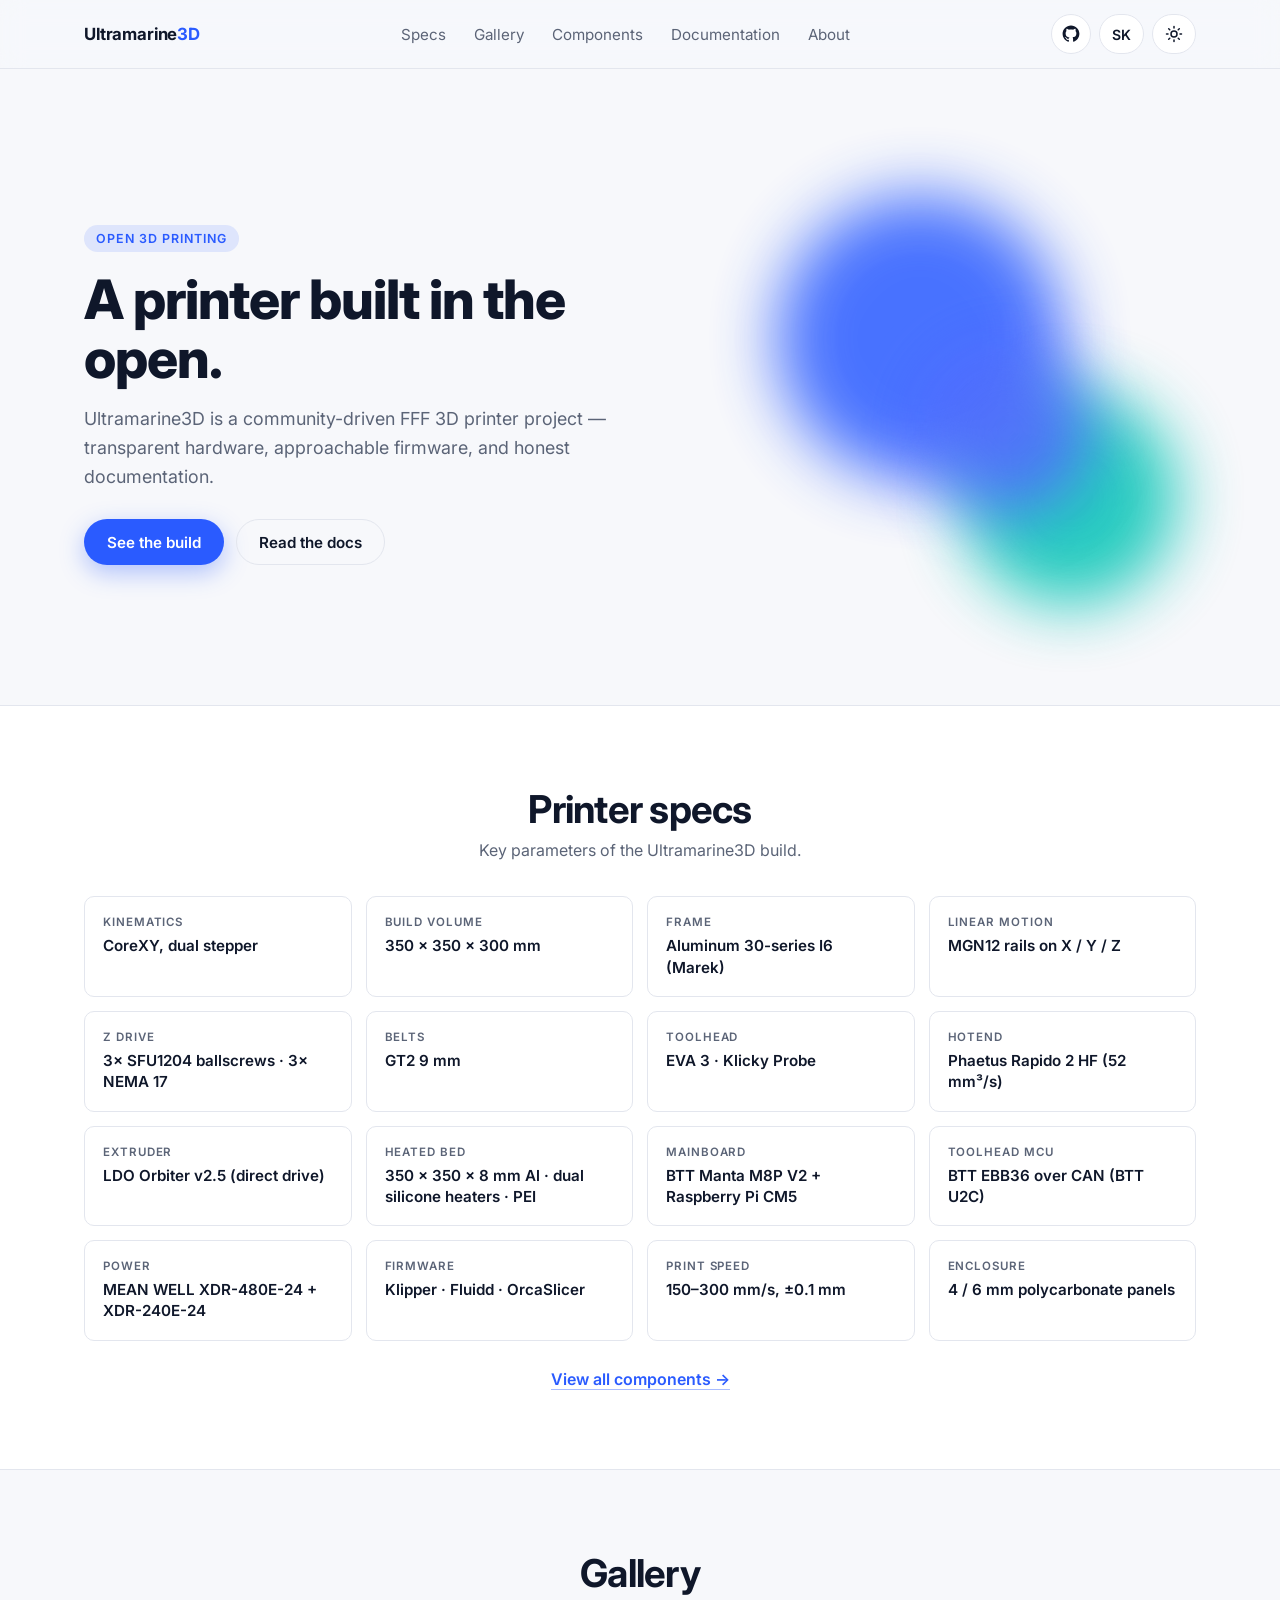
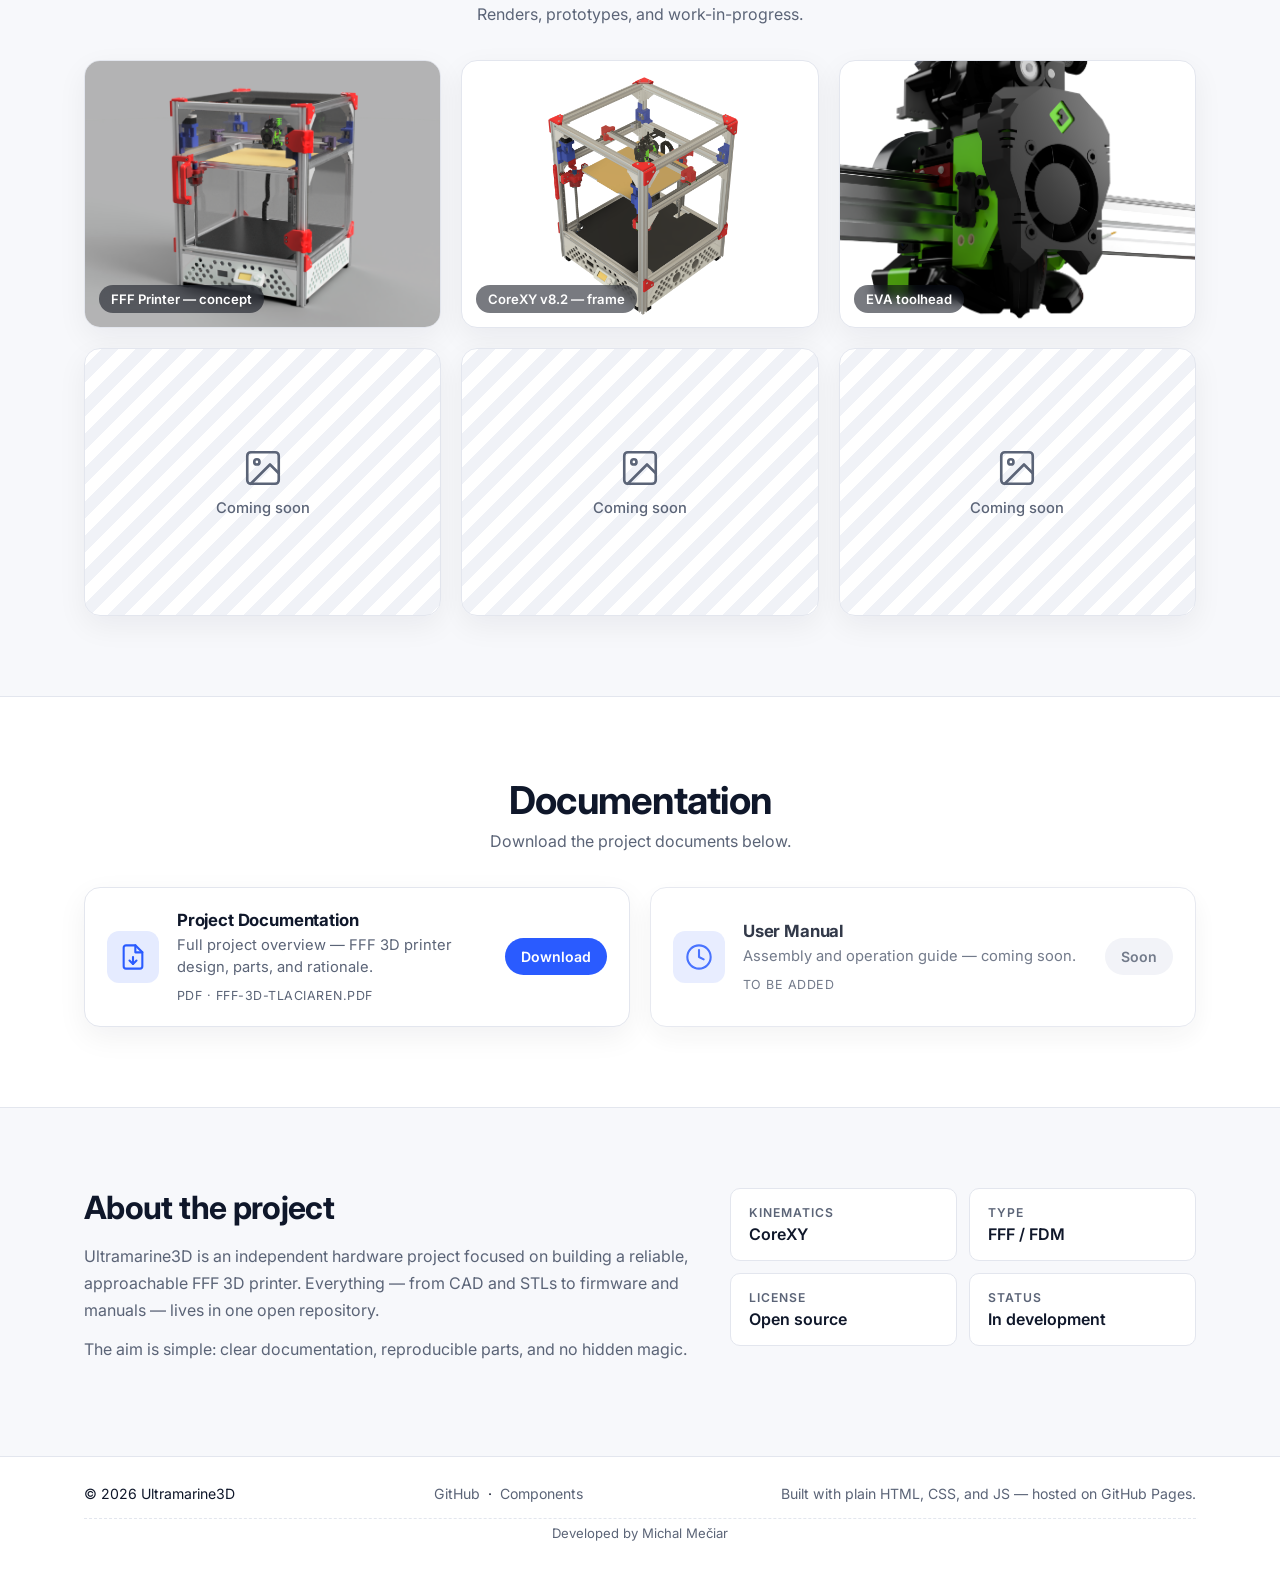
<file: index.html>
<!DOCTYPE html>
<html lang="en" data-theme="light">
<head>
  <meta charset="UTF-8" />
  <meta name="viewport" content="width=device-width, initial-scale=1.0" />
  <meta name="description" content="Ultramarine3D — Open 3D printer project" />
  <title>Ultramarine3D</title>
  <link rel="icon" type="image/jpeg" href="um3d_logo.jpg" />
  <link rel="preconnect" href="https://fonts.googleapis.com" />
  <link rel="preconnect" href="https://fonts.gstatic.com" crossorigin />
  <link href="https://fonts.googleapis.com/css2?family=Inter:wght@300;400;500;600;700;800&display=swap" rel="stylesheet" />
  <link rel="stylesheet" href="./style.css" />
</head>
<body>
  <header class="site-header">
    <div class="container header-inner">
      <a href="#" class="brand" aria-label="Ultramarine3D home">
        <span class="brand-name">Ultramarine<span class="brand-accent">3D</span></span>
      </a>
      <nav class="site-nav" aria-label="Primary">
        <a href="#specs" data-i18n="nav.specs">Specs</a>
        <a href="#gallery" data-i18n="nav.gallery">Gallery</a>
        <a href="components.html" data-i18n="nav.components">Components</a>
        <a href="#docs" data-i18n="nav.docs">Documentation</a>
        <a href="#about" data-i18n="nav.about">About</a>
      </nav>
      <div class="controls">
        <a id="github-link" class="pill-btn" href="https://github.com/Ultramarine3D/ultramarine3d.github.io" target="_blank" rel="noopener" aria-label="GitHub repository" title="GitHub repository">
          <svg width="18" height="18" viewBox="0 0 24 24" fill="currentColor" aria-hidden="true"><path d="M12 .5C5.73.5.78 5.45.78 11.72c0 4.94 3.2 9.13 7.64 10.61.56.1.77-.24.77-.54 0-.27-.01-1-.02-1.96-3.11.68-3.77-1.5-3.77-1.5-.51-1.29-1.24-1.63-1.24-1.63-1.02-.7.08-.68.08-.68 1.13.08 1.72 1.16 1.72 1.16 1 1.72 2.62 1.22 3.26.93.1-.73.39-1.22.71-1.5-2.49-.28-5.11-1.25-5.11-5.55 0-1.23.44-2.23 1.16-3.02-.12-.28-.5-1.43.11-2.97 0 0 .94-.3 3.09 1.15.9-.25 1.86-.38 2.81-.38.96 0 1.92.13 2.81.38 2.15-1.46 3.09-1.15 3.09-1.15.61 1.54.23 2.69.11 2.97.72.79 1.16 1.79 1.16 3.02 0 4.31-2.63 5.27-5.13 5.54.4.34.76 1.02.76 2.06 0 1.49-.01 2.69-.01 3.06 0 .3.2.65.78.54 4.43-1.48 7.63-5.67 7.63-10.61C23.22 5.45 18.27.5 12 .5z"/></svg>
        </a>
        <button id="lang-toggle" class="pill-btn" aria-label="Toggle language" title="Toggle language">
          <span id="lang-label">SK</span>
        </button>
        <button id="theme-toggle" class="pill-btn" aria-label="Toggle theme" title="Toggle theme">
          <svg class="icon-sun" width="18" height="18" viewBox="0 0 24 24" fill="none" stroke="currentColor" stroke-width="2" stroke-linecap="round" stroke-linejoin="round"><circle cx="12" cy="12" r="4"/><path d="M12 2v2M12 20v2M4.93 4.93l1.41 1.41M17.66 17.66l1.41 1.41M2 12h2M20 12h2M4.93 19.07l1.41-1.41M17.66 6.34l1.41-1.41"/></svg>
          <svg class="icon-moon" width="18" height="18" viewBox="0 0 24 24" fill="none" stroke="currentColor" stroke-width="2" stroke-linecap="round" stroke-linejoin="round"><path d="M21 12.79A9 9 0 1 1 11.21 3 7 7 0 0 0 21 12.79z"/></svg>
        </button>
      </div>
    </div>
  </header>

  <main>
    <section class="hero">
      <div class="container hero-inner">
        <div class="hero-copy">
          <span class="eyebrow" data-i18n="hero.eyebrow">Open 3D Printing</span>
          <h1 data-i18n="hero.title">A printer built in the open.</h1>
          <p class="lede" data-i18n="hero.lede">Ultramarine3D is a community-driven FFF 3D printer project — transparent hardware, approachable firmware, and honest documentation.</p>
          <div class="hero-actions">
            <a href="#gallery" class="btn btn-primary" data-i18n="hero.ctaGallery">See the build</a>
            <a href="#docs" class="btn btn-ghost" data-i18n="hero.ctaDocs">Read the docs</a>
          </div>
        </div>
        <div class="hero-art" aria-hidden="true">
          <div class="blob blob-a"></div>
          <div class="blob blob-b"></div>
          <div class="blob blob-c"></div>
        </div>
      </div>
    </section>

    <section id="specs" class="section section-alt">
      <div class="container">
        <header class="section-head">
          <h2 data-i18n="specs.title">Printer specs</h2>
          <p class="muted" data-i18n="specs.sub">Key parameters of the Ultramarine3D build.</p>
        </header>
        <div class="specs-grid">
          <div class="spec"><strong data-i18n="specs.kin.k">Kinematics</strong><span data-i18n="specs.kin.v">CoreXY, dual stepper</span></div>
          <div class="spec"><strong data-i18n="specs.vol.k">Build volume</strong><span data-i18n="specs.vol.v">350 × 350 × 300 mm</span></div>
          <div class="spec"><strong data-i18n="specs.frame.k">Frame</strong><span data-i18n="specs.frame.v">Aluminum 30-series I6 (Marek)</span></div>
          <div class="spec"><strong data-i18n="specs.rails.k">Linear motion</strong><span data-i18n="specs.rails.v">MGN12 rails on X / Y / Z</span></div>
          <div class="spec"><strong data-i18n="specs.z.k">Z drive</strong><span data-i18n="specs.z.v">3× SFU1204 ballscrews · 3× NEMA 17</span></div>
          <div class="spec"><strong data-i18n="specs.belts.k">Belts</strong><span data-i18n="specs.belts.v">GT2 9 mm</span></div>
          <div class="spec"><strong data-i18n="specs.head.k">Toolhead</strong><span data-i18n="specs.head.v">EVA 3 · Klicky Probe</span></div>
          <div class="spec"><strong data-i18n="specs.hotend.k">Hotend</strong><span data-i18n="specs.hotend.v">Phaetus Rapido 2 HF (52 mm³/s)</span></div>
          <div class="spec"><strong data-i18n="specs.extruder.k">Extruder</strong><span data-i18n="specs.extruder.v">LDO Orbiter v2.5 (direct drive)</span></div>
          <div class="spec"><strong data-i18n="specs.bed.k">Heated bed</strong><span data-i18n="specs.bed.v">350 × 350 × 8 mm Al · dual silicone heaters · PEI</span></div>
          <div class="spec"><strong data-i18n="specs.mcu.k">Mainboard</strong><span data-i18n="specs.mcu.v">BTT Manta M8P V2 + Raspberry Pi CM5</span></div>
          <div class="spec"><strong data-i18n="specs.toolmcu.k">Toolhead MCU</strong><span data-i18n="specs.toolmcu.v">BTT EBB36 over CAN (BTT U2C)</span></div>
          <div class="spec"><strong data-i18n="specs.psu.k">Power</strong><span data-i18n="specs.psu.v">MEAN WELL XDR-480E-24 + XDR-240E-24</span></div>
          <div class="spec"><strong data-i18n="specs.fw.k">Firmware</strong><span data-i18n="specs.fw.v">Klipper · Fluidd · OrcaSlicer</span></div>
          <div class="spec"><strong data-i18n="specs.speed.k">Print speed</strong><span data-i18n="specs.speed.v">150–300 mm/s, ±0.1 mm</span></div>
          <div class="spec"><strong data-i18n="specs.encl.k">Enclosure</strong><span data-i18n="specs.encl.v">4 / 6 mm polycarbonate panels</span></div>
        </div>
        <p class="specs-foot muted">
          <a href="components.html" class="link-accent" data-i18n="specs.viewAll">View all components →</a>
        </p>
      </div>
    </section>

    <section id="gallery" class="section">
      <div class="container">
        <header class="section-head">
          <h2 data-i18n="gallery.title">Gallery</h2>
          <p class="muted" data-i18n="gallery.sub">Renders, prototypes, and work-in-progress.</p>
        </header>
        <div class="gallery-grid">
          <figure class="card image-card">
            <img src="FFF-3D-tlaciaren.PNG" alt="FFF 3D printer render" loading="lazy" />
            <figcaption data-i18n="gallery.item1">FFF Printer — concept</figcaption>
          </figure>
          <figure class="card image-card">
            <img src="UM3DCoreXY%20v82.png" alt="UM3D CoreXY v82 render" loading="lazy" />
            <figcaption data-i18n="gallery.item2">CoreXY v8.2 — frame</figcaption>
          </figure>
          <figure class="card image-card">
            <img src="eva3.png" alt="EVA toolhead render" loading="lazy" />
            <figcaption data-i18n="gallery.item3">EVA toolhead</figcaption>
          </figure>
          <figure class="card image-card placeholder" aria-label="Placeholder">
            <div class="placeholder-inner">
              <svg width="42" height="42" viewBox="0 0 24 24" fill="none" stroke="currentColor" stroke-width="1.5" stroke-linecap="round" stroke-linejoin="round"><rect x="3" y="3" width="18" height="18" rx="2"/><circle cx="8.5" cy="8.5" r="1.5"/><path d="M21 15l-5-5L5 21"/></svg>
              <span data-i18n="gallery.coming">Coming soon</span>
            </div>
          </figure>
          <figure class="card image-card placeholder" aria-label="Placeholder">
            <div class="placeholder-inner">
              <svg width="42" height="42" viewBox="0 0 24 24" fill="none" stroke="currentColor" stroke-width="1.5" stroke-linecap="round" stroke-linejoin="round"><rect x="3" y="3" width="18" height="18" rx="2"/><circle cx="8.5" cy="8.5" r="1.5"/><path d="M21 15l-5-5L5 21"/></svg>
              <span data-i18n="gallery.coming">Coming soon</span>
            </div>
          </figure>
          <figure class="card image-card placeholder" aria-label="Placeholder">
            <div class="placeholder-inner">
              <svg width="42" height="42" viewBox="0 0 24 24" fill="none" stroke="currentColor" stroke-width="1.5" stroke-linecap="round" stroke-linejoin="round"><rect x="3" y="3" width="18" height="18" rx="2"/><circle cx="8.5" cy="8.5" r="1.5"/><path d="M21 15l-5-5L5 21"/></svg>
              <span data-i18n="gallery.coming">Coming soon</span>
            </div>
          </figure>
        </div>
      </div>
    </section>

    <section id="docs" class="section section-alt">
      <div class="container">
        <header class="section-head">
          <h2 data-i18n="docs.title">Documentation</h2>
          <p class="muted" data-i18n="docs.sub">Download the project documents below.</p>
        </header>
        <div class="docs-grid">
          <a class="card doc-card" href="FFF-3D-tlaciaren.pdf" download>
            <div class="doc-icon">
              <svg width="28" height="28" viewBox="0 0 24 24" fill="none" stroke="currentColor" stroke-width="1.8" stroke-linecap="round" stroke-linejoin="round"><path d="M14 2H6a2 2 0 0 0-2 2v16a2 2 0 0 0 2 2h12a2 2 0 0 0 2-2V8z"/><path d="M14 2v6h6"/><path d="M12 18v-6"/><path d="M9 15l3 3 3-3"/></svg>
            </div>
            <div class="doc-body">
              <h3 data-i18n="docs.doc1.title">Project Documentation</h3>
              <p data-i18n="docs.doc1.desc">Full project overview — FFF 3D printer design, parts, and rationale.</p>
              <span class="doc-meta">PDF · FFF-3D-tlaciaren.pdf</span>
            </div>
            <span class="doc-cta" data-i18n="docs.download">Download</span>
          </a>
          <div class="card doc-card doc-card-disabled" aria-disabled="true">
            <div class="doc-icon">
              <svg width="28" height="28" viewBox="0 0 24 24" fill="none" stroke="currentColor" stroke-width="1.8" stroke-linecap="round" stroke-linejoin="round"><circle cx="12" cy="12" r="10"/><path d="M12 6v6l4 2"/></svg>
            </div>
            <div class="doc-body">
              <h3 data-i18n="docs.doc2.title">User Manual</h3>
              <p data-i18n="docs.doc2.desc">Assembly and operation guide — coming soon.</p>
              <span class="doc-meta" data-i18n="docs.doc2.meta">To be added</span>
            </div>
            <span class="doc-cta doc-cta-muted" data-i18n="docs.soon">Soon</span>
          </div>
        </div>
      </div>
    </section>

    <section id="about" class="section">
      <div class="container about-grid">
        <div>
          <h2 data-i18n="about.title">About the project</h2>
          <p data-i18n="about.p1">Ultramarine3D is an independent hardware project focused on building a reliable, approachable FFF 3D printer. Everything — from CAD and STLs to firmware and manuals — lives in one open repository.</p>
          <p data-i18n="about.p2">The aim is simple: clear documentation, reproducible parts, and no hidden magic.</p>
        </div>
        <ul class="facts">
          <li><strong data-i18n="about.fact1.k">Kinematics</strong><span data-i18n="about.fact1.v">CoreXY</span></li>
          <li><strong data-i18n="about.fact2.k">Type</strong><span data-i18n="about.fact2.v">FFF / FDM</span></li>
          <li><strong data-i18n="about.fact3.k">License</strong><span data-i18n="about.fact3.v">Open source</span></li>
          <li><strong data-i18n="about.fact4.k">Status</strong><span data-i18n="about.fact4.v">In development</span></li>
        </ul>
      </div>
    </section>
  </main>

  <footer class="site-footer">
    <div class="container footer-inner">
      <span>© <span id="year"></span> Ultramarine3D</span>
      <span class="footer-links">
        <a href="https://github.com/Ultramarine3D/ultramarine3d.github.io" target="_blank" rel="noopener" data-i18n="footer.github">GitHub</a>
        <span aria-hidden="true">·</span>
        <a href="components.html" data-i18n="nav.components">Components</a>
      </span>
      <span class="muted" data-i18n="footer.built">Built with plain HTML, CSS, and JS — hosted on GitHub Pages.</span>
      <span class="muted footer-credit" data-i18n="footer.credit">Developed by Michal Mečiar @ SPSE Halova <3</span>
    </div>
  </footer>

  <script src="./script.js"></script>
</body>
</html>
</file>
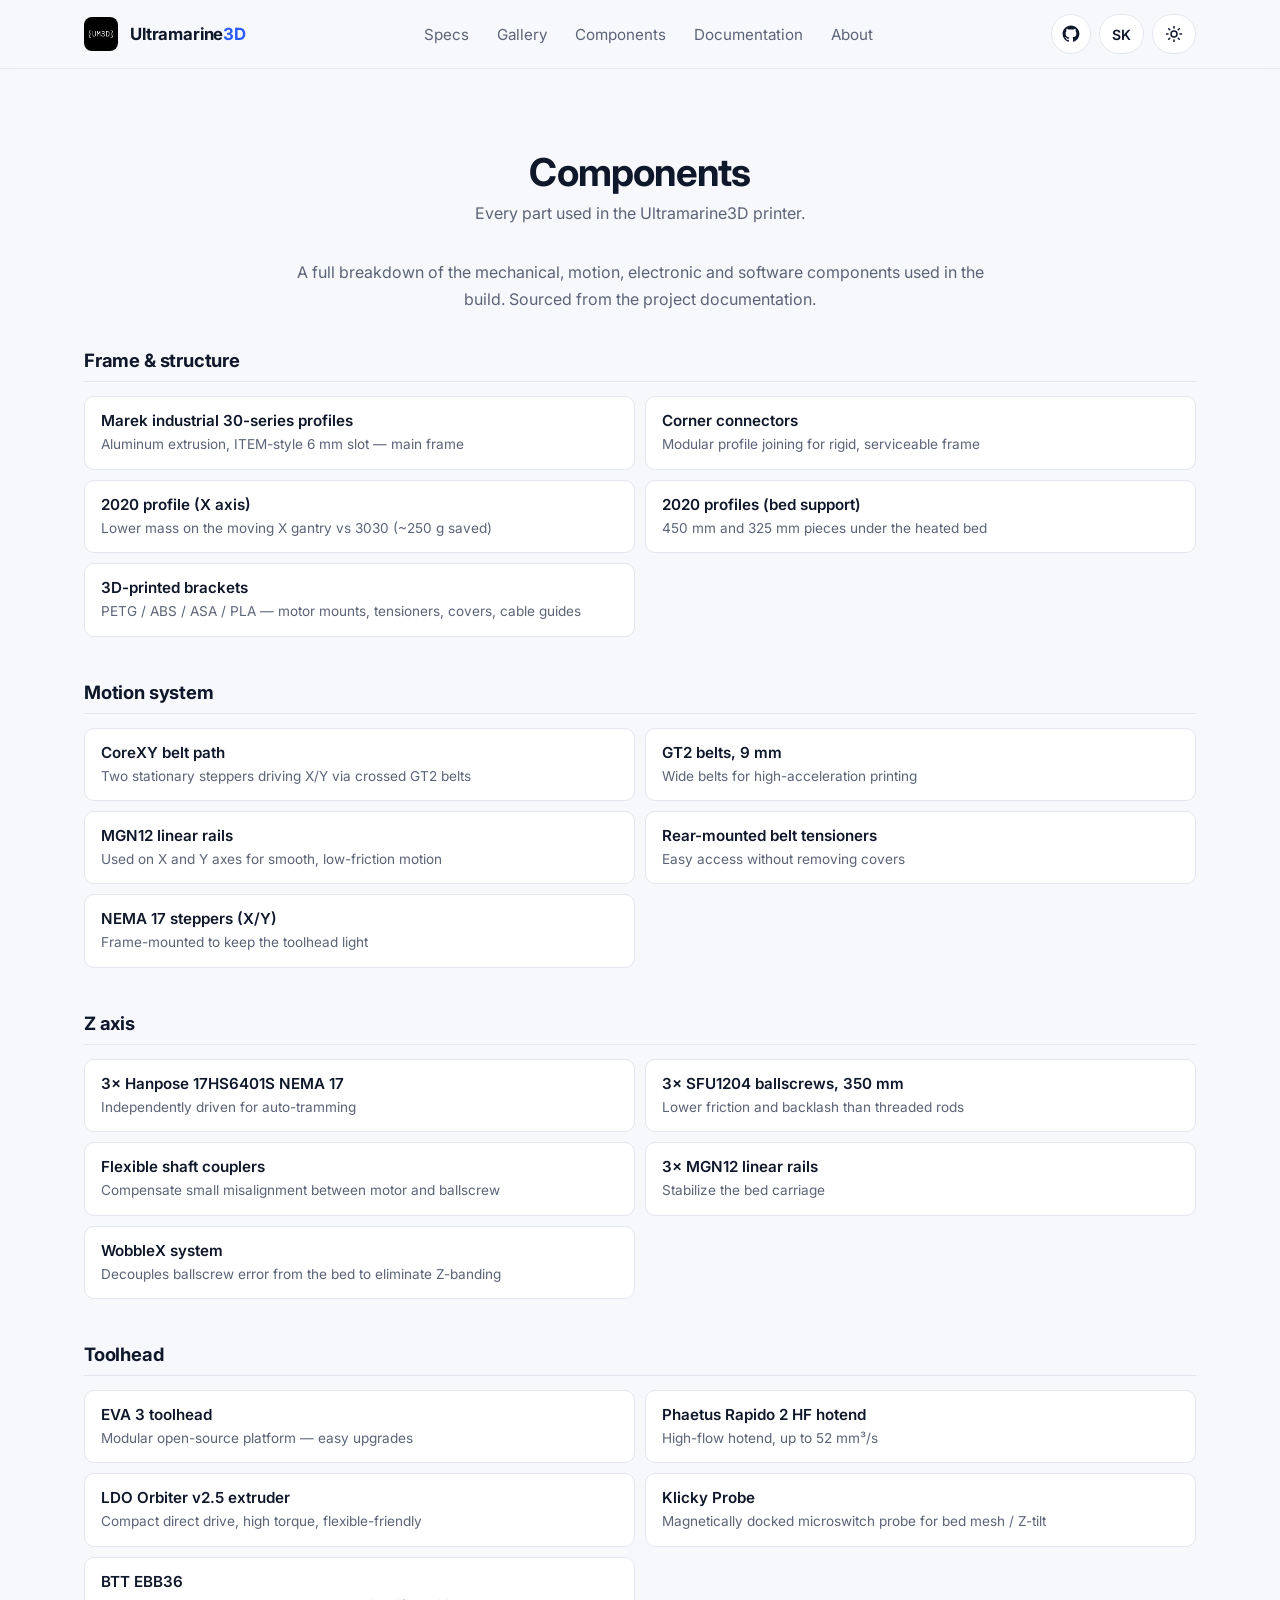
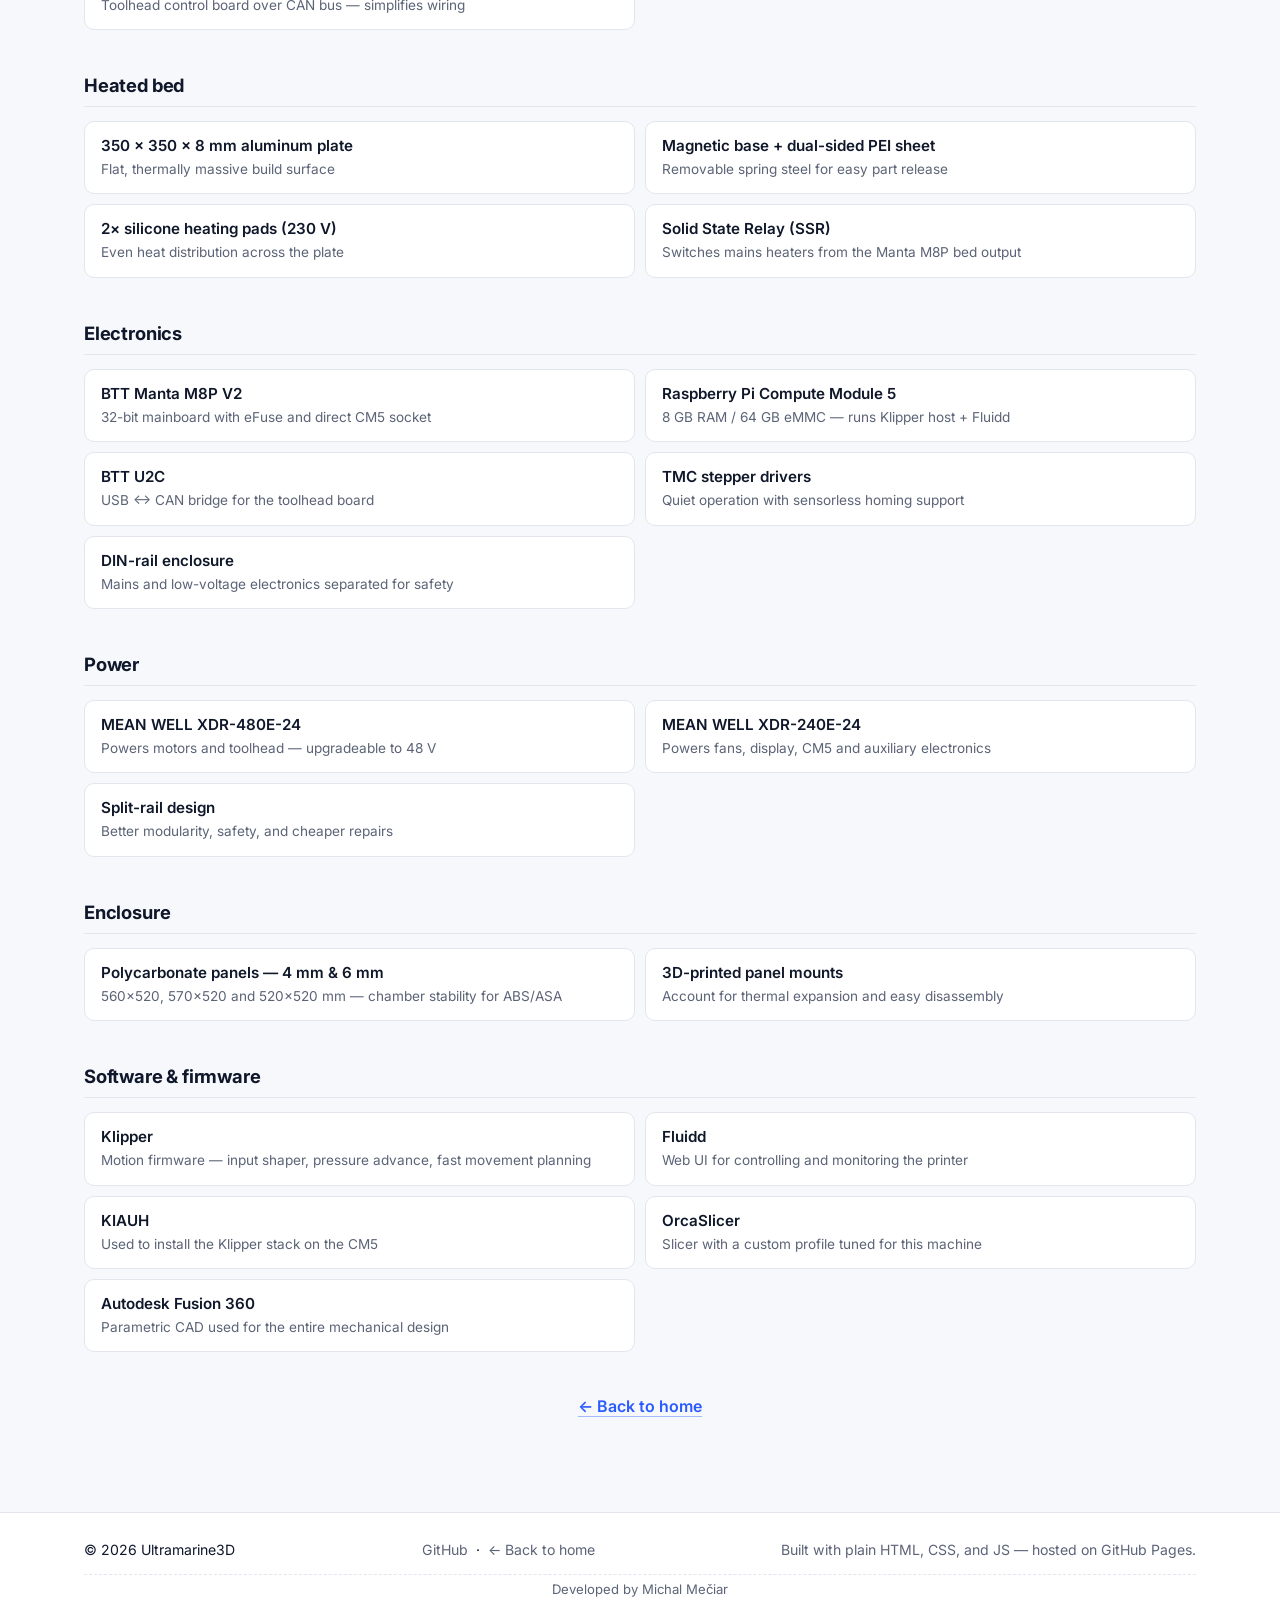
<file: components.html>
<!DOCTYPE html>
<html lang="en" data-theme="light">
<head>
  <meta charset="UTF-8" />
  <meta name="viewport" content="width=device-width, initial-scale=1.0" />
  <meta name="description" content="Ultramarine3D — full component list" />
  <title>Components — Ultramarine3D</title>
  <link rel="icon" type="image/jpeg" href="um3d_logo.jpg" />
  <link rel="preconnect" href="https://fonts.googleapis.com" />
  <link rel="preconnect" href="https://fonts.gstatic.com" crossorigin />
  <link href="https://fonts.googleapis.com/css2?family=Inter:wght@300;400;500;600;700;800&display=swap" rel="stylesheet" />
  <link rel="stylesheet" href="./style.css" />
</head>
<body>
  <header class="site-header">
    <div class="container header-inner">
      <a href="index.html" class="brand" aria-label="Ultramarine3D home">
        <img src="um3d_logo.jpg" alt="Ultramarine3D logo" class="brand-logo" />
        <span class="brand-name">Ultramarine<span class="brand-accent">3D</span></span>
      </a>
      <nav class="site-nav" aria-label="Primary">
        <a href="index.html#specs" data-i18n="nav.specs">Specs</a>
        <a href="index.html#gallery" data-i18n="nav.gallery">Gallery</a>
        <a href="components.html" data-i18n="nav.components">Components</a>
        <a href="index.html#docs" data-i18n="nav.docs">Documentation</a>
        <a href="index.html#about" data-i18n="nav.about">About</a>
      </nav>
      <div class="controls">
        <a id="github-link" class="pill-btn" href="https://github.com/Ultramarine3D/ultramarine3d.github.io" target="_blank" rel="noopener" aria-label="GitHub repository" title="GitHub repository">
          <svg width="18" height="18" viewBox="0 0 24 24" fill="currentColor" aria-hidden="true"><path d="M12 .5C5.73.5.78 5.45.78 11.72c0 4.94 3.2 9.13 7.64 10.61.56.1.77-.24.77-.54 0-.27-.01-1-.02-1.96-3.11.68-3.77-1.5-3.77-1.5-.51-1.29-1.24-1.63-1.24-1.63-1.02-.7.08-.68.08-.68 1.13.08 1.72 1.16 1.72 1.16 1 1.72 2.62 1.22 3.26.93.1-.73.39-1.22.71-1.5-2.49-.28-5.11-1.25-5.11-5.55 0-1.23.44-2.23 1.16-3.02-.12-.28-.5-1.43.11-2.97 0 0 .94-.3 3.09 1.15.9-.25 1.86-.38 2.81-.38.96 0 1.92.13 2.81.38 2.15-1.46 3.09-1.15 3.09-1.15.61 1.54.23 2.69.11 2.97.72.79 1.16 1.79 1.16 3.02 0 4.31-2.63 5.27-5.13 5.54.4.34.76 1.02.76 2.06 0 1.49-.01 2.69-.01 3.06 0 .3.2.65.78.54 4.43-1.48 7.63-5.67 7.63-10.61C23.22 5.45 18.27.5 12 .5z"/></svg>
        </a>
        <button id="lang-toggle" class="pill-btn" aria-label="Toggle language" title="Toggle language">
          <span id="lang-label">SK</span>
        </button>
        <button id="theme-toggle" class="pill-btn" aria-label="Toggle theme" title="Toggle theme">
          <svg class="icon-sun" width="18" height="18" viewBox="0 0 24 24" fill="none" stroke="currentColor" stroke-width="2" stroke-linecap="round" stroke-linejoin="round"><circle cx="12" cy="12" r="4"/><path d="M12 2v2M12 20v2M4.93 4.93l1.41 1.41M17.66 17.66l1.41 1.41M2 12h2M20 12h2M4.93 19.07l1.41-1.41M17.66 6.34l1.41-1.41"/></svg>
          <svg class="icon-moon" width="18" height="18" viewBox="0 0 24 24" fill="none" stroke="currentColor" stroke-width="2" stroke-linecap="round" stroke-linejoin="round"><path d="M21 12.79A9 9 0 1 1 11.21 3 7 7 0 0 0 21 12.79z"/></svg>
        </button>
      </div>
    </div>
  </header>

  <main>
    <section class="section">
      <div class="container">
        <header class="section-head">
          <h2 data-i18n="comp.title">Components</h2>
          <p class="muted" data-i18n="comp.sub">Every part used in the Ultramarine3D printer.</p>
        </header>
        <p class="components-intro" data-i18n="comp.intro">
          A full breakdown of the mechanical, motion, electronic and software components used in the build. Sourced from the project documentation.
        </p>

        <div class="comp-group">
          <h3 data-i18n="comp.frame.title">Frame &amp; structure</h3>
          <ul class="comp-list">
            <li><span class="name">Marek industrial 30-series profiles</span><span class="desc">Aluminum extrusion, ITEM-style 6 mm slot — main frame</span></li>
            <li><span class="name">Corner connectors</span><span class="desc">Modular profile joining for rigid, serviceable frame</span></li>
            <li><span class="name">2020 profile (X axis)</span><span class="desc">Lower mass on the moving X gantry vs 3030 (~250 g saved)</span></li>
            <li><span class="name">2020 profiles (bed support)</span><span class="desc">450 mm and 325 mm pieces under the heated bed</span></li>
            <li><span class="name">3D-printed brackets</span><span class="desc">PETG / ABS / ASA / PLA — motor mounts, tensioners, covers, cable guides</span></li>
          </ul>
        </div>

        <div class="comp-group">
          <h3 data-i18n="comp.motion.title">Motion system</h3>
          <ul class="comp-list">
            <li><span class="name">CoreXY belt path</span><span class="desc">Two stationary steppers driving X/Y via crossed GT2 belts</span></li>
            <li><span class="name">GT2 belts, 9 mm</span><span class="desc">Wide belts for high-acceleration printing</span></li>
            <li><span class="name">MGN12 linear rails</span><span class="desc">Used on X and Y axes for smooth, low-friction motion</span></li>
            <li><span class="name">Rear-mounted belt tensioners</span><span class="desc">Easy access without removing covers</span></li>
            <li><span class="name">NEMA 17 steppers (X/Y)</span><span class="desc">Frame-mounted to keep the toolhead light</span></li>
          </ul>
        </div>

        <div class="comp-group">
          <h3 data-i18n="comp.z.title">Z axis</h3>
          <ul class="comp-list">
            <li><span class="name">3× Hanpose 17HS6401S NEMA 17</span><span class="desc">Independently driven for auto-tramming</span></li>
            <li><span class="name">3× SFU1204 ballscrews, 350 mm</span><span class="desc">Lower friction and backlash than threaded rods</span></li>
            <li><span class="name">Flexible shaft couplers</span><span class="desc">Compensate small misalignment between motor and ballscrew</span></li>
            <li><span class="name">3× MGN12 linear rails</span><span class="desc">Stabilize the bed carriage</span></li>
            <li><span class="name">WobbleX system</span><span class="desc">Decouples ballscrew error from the bed to eliminate Z-banding</span></li>
          </ul>
        </div>

        <div class="comp-group">
          <h3 data-i18n="comp.head.title">Toolhead</h3>
          <ul class="comp-list">
            <li><span class="name">EVA 3 toolhead</span><span class="desc">Modular open-source platform — easy upgrades</span></li>
            <li><span class="name">Phaetus Rapido 2 HF hotend</span><span class="desc">High-flow hotend, up to 52 mm³/s</span></li>
            <li><span class="name">LDO Orbiter v2.5 extruder</span><span class="desc">Compact direct drive, high torque, flexible-friendly</span></li>
            <li><span class="name">Klicky Probe</span><span class="desc">Magnetically docked microswitch probe for bed mesh / Z-tilt</span></li>
            <li><span class="name">BTT EBB36</span><span class="desc">Toolhead control board over CAN bus — simplifies wiring</span></li>
          </ul>
        </div>

        <div class="comp-group">
          <h3 data-i18n="comp.bed.title">Heated bed</h3>
          <ul class="comp-list">
            <li><span class="name">350 × 350 × 8 mm aluminum plate</span><span class="desc">Flat, thermally massive build surface</span></li>
            <li><span class="name">Magnetic base + dual-sided PEI sheet</span><span class="desc">Removable spring steel for easy part release</span></li>
            <li><span class="name">2× silicone heating pads (230 V)</span><span class="desc">Even heat distribution across the plate</span></li>
            <li><span class="name">Solid State Relay (SSR)</span><span class="desc">Switches mains heaters from the Manta M8P bed output</span></li>
          </ul>
        </div>

        <div class="comp-group">
          <h3 data-i18n="comp.elec.title">Electronics</h3>
          <ul class="comp-list">
            <li><span class="name">BTT Manta M8P V2</span><span class="desc">32-bit mainboard with eFuse and direct CM5 socket</span></li>
            <li><span class="name">Raspberry Pi Compute Module 5</span><span class="desc">8 GB RAM / 64 GB eMMC — runs Klipper host + Fluidd</span></li>
            <li><span class="name">BTT U2C</span><span class="desc">USB ↔ CAN bridge for the toolhead board</span></li>
            <li><span class="name">TMC stepper drivers</span><span class="desc">Quiet operation with sensorless homing support</span></li>
            <li><span class="name">DIN-rail enclosure</span><span class="desc">Mains and low-voltage electronics separated for safety</span></li>
          </ul>
        </div>

        <div class="comp-group">
          <h3 data-i18n="comp.power.title">Power</h3>
          <ul class="comp-list">
            <li><span class="name">MEAN WELL XDR-480E-24</span><span class="desc">Powers motors and toolhead — upgradeable to 48 V</span></li>
            <li><span class="name">MEAN WELL XDR-240E-24</span><span class="desc">Powers fans, display, CM5 and auxiliary electronics</span></li>
            <li><span class="name">Split-rail design</span><span class="desc">Better modularity, safety, and cheaper repairs</span></li>
          </ul>
        </div>

        <div class="comp-group">
          <h3 data-i18n="comp.encl.title">Enclosure</h3>
          <ul class="comp-list">
            <li><span class="name">Polycarbonate panels — 4 mm &amp; 6 mm</span><span class="desc">560×520, 570×520 and 520×520 mm — chamber stability for ABS/ASA</span></li>
            <li><span class="name">3D-printed panel mounts</span><span class="desc">Account for thermal expansion and easy disassembly</span></li>
          </ul>
        </div>

        <div class="comp-group">
          <h3 data-i18n="comp.sw.title">Software &amp; firmware</h3>
          <ul class="comp-list">
            <li><span class="name">Klipper</span><span class="desc">Motion firmware — input shaper, pressure advance, fast movement planning</span></li>
            <li><span class="name">Fluidd</span><span class="desc">Web UI for controlling and monitoring the printer</span></li>
            <li><span class="name">KIAUH</span><span class="desc">Used to install the Klipper stack on the CM5</span></li>
            <li><span class="name">OrcaSlicer</span><span class="desc">Slicer with a custom profile tuned for this machine</span></li>
            <li><span class="name">Autodesk Fusion 360</span><span class="desc">Parametric CAD used for the entire mechanical design</span></li>
          </ul>
        </div>

        <p class="specs-foot"><a href="index.html" class="link-accent" data-i18n="comp.back">← Back to home</a></p>
      </div>
    </section>
  </main>

  <footer class="site-footer">
    <div class="container footer-inner">
      <span>© <span id="year"></span> Ultramarine3D</span>
      <span class="footer-links">
        <a href="https://github.com/Ultramarine3D/ultramarine3d.github.io" target="_blank" rel="noopener" data-i18n="footer.github">GitHub</a>
        <span aria-hidden="true">·</span>
        <a href="index.html" data-i18n="comp.back">← Back to home</a>
      </span>
      <span class="muted" data-i18n="footer.built">Built with plain HTML, CSS, and JS — hosted on GitHub Pages.</span>
      <span class="muted footer-credit" data-i18n="footer.credit">Developed by Michal Mečiar</span>
    </div>
  </footer>

  <script src="script.js"></script>
</body>
</html>
</file>
<file: style.css>
:root {
  --bg: #f7f8fb;
  --bg-alt: #ffffff;
  --surface: #ffffff;
  --surface-2: #f0f2f7;
  --text: #0f172a;
  --text-muted: #5b6477;
  --border: #e3e6ee;
  --accent: #2a5bff;
  --accent-2: #00c4b4;
  --accent-contrast: #ffffff;
  --shadow: 0 10px 30px rgba(15, 23, 42, 0.06);
  --shadow-lg: 0 24px 60px rgba(15, 23, 42, 0.12);
  --radius: 16px;
  --radius-sm: 10px;
  --maxw: 1160px;
  --transition: 200ms cubic-bezier(.2,.7,.3,1);
}

[data-theme="dark"] {
  --bg: #0b0e15;
  --bg-alt: #0f1420;
  --surface: #141a28;
  --surface-2: #1a2133;
  --text: #e6eaf2;
  --text-muted: #94a0b8;
  --border: #223049;
  --accent: #6b8cff;
  --accent-2: #2ee6d0;
  --accent-contrast: #0b0e15;
  --shadow: 0 10px 30px rgba(0, 0, 0, 0.35);
  --shadow-lg: 0 24px 60px rgba(0, 0, 0, 0.5);
}

* { box-sizing: border-box; }

html, body {
  margin: 0;
  padding: 0;
  background: var(--bg);
  color: var(--text);
  font-family: 'Inter', system-ui, -apple-system, Segoe UI, Roboto, sans-serif;
  -webkit-font-smoothing: antialiased;
  -moz-osx-font-smoothing: grayscale;
  scroll-behavior: smooth;
  transition: background var(--transition), color var(--transition);
}

img { max-width: 100%; display: block; }

a {
  color: inherit;
  text-decoration: none;
}

.container {
  max-width: var(--maxw);
  margin: 0 auto;
  padding: 0 24px;
}

/* Header */
.site-header {
  position: sticky;
  top: 0;
  z-index: 40;
  backdrop-filter: saturate(140%) blur(12px);
  -webkit-backdrop-filter: saturate(140%) blur(12px);
  background: color-mix(in srgb, var(--bg) 78%, transparent);
  border-bottom: 1px solid var(--border);
}

.header-inner {
  display: flex;
  align-items: center;
  justify-content: space-between;
  height: 68px;
  gap: 20px;
}

.brand {
  display: inline-flex;
  align-items: center;
  gap: 12px;
  font-weight: 700;
  letter-spacing: -0.01em;
}

.brand-logo {
  width: 34px;
  height: 34px;
  border-radius: 8px;
  object-fit: cover;
}

.brand-name { font-size: 1.05rem; }
.brand-accent { color: var(--accent); }

.site-nav {
  display: flex;
  gap: 28px;
  font-size: 0.95rem;
  color: var(--text-muted);
}
.site-nav a { transition: color var(--transition); }
.site-nav a:hover { color: var(--text); }

.controls { display: flex; gap: 8px; }

.pill-btn {
  display: inline-flex;
  align-items: center;
  justify-content: center;
  gap: 6px;
  min-width: 40px;
  height: 40px;
  padding: 0 12px;
  border-radius: 999px;
  border: 1px solid var(--border);
  background: var(--surface);
  color: var(--text);
  cursor: pointer;
  font: inherit;
  font-weight: 600;
  font-size: 0.88rem;
  transition: background var(--transition), border-color var(--transition), transform var(--transition);
}
.pill-btn:hover { background: var(--surface-2); transform: translateY(-1px); }

#theme-toggle .icon-moon { display: none; }
[data-theme="dark"] #theme-toggle .icon-sun { display: none; }
[data-theme="dark"] #theme-toggle .icon-moon { display: block; }

/* Hero */
.hero {
  position: relative;
  overflow: hidden;
  padding: 88px 0 72px;
}
.hero-inner {
  display: grid;
  grid-template-columns: 1.25fr 1fr;
  gap: 40px;
  align-items: center;
}
.eyebrow {
  display: inline-block;
  padding: 6px 12px;
  font-size: 0.78rem;
  font-weight: 600;
  letter-spacing: 0.08em;
  text-transform: uppercase;
  color: var(--accent);
  background: color-mix(in srgb, var(--accent) 12%, transparent);
  border-radius: 999px;
  margin-bottom: 18px;
}
.hero-copy h1 {
  font-size: clamp(2.2rem, 4.5vw, 3.4rem);
  line-height: 1.08;
  letter-spacing: -0.02em;
  margin: 0 0 18px;
  font-weight: 800;
}
.lede {
  font-size: 1.12rem;
  color: var(--text-muted);
  max-width: 56ch;
  line-height: 1.6;
  margin: 0 0 28px;
}
.hero-actions { display: flex; gap: 12px; flex-wrap: wrap; }

.btn {
  display: inline-flex;
  align-items: center;
  justify-content: center;
  height: 46px;
  padding: 0 22px;
  border-radius: 999px;
  font-weight: 600;
  font-size: 0.95rem;
  border: 1px solid transparent;
  transition: transform var(--transition), background var(--transition), border-color var(--transition), color var(--transition);
  cursor: pointer;
}
.btn-primary {
  background: var(--accent);
  color: var(--accent-contrast);
  box-shadow: 0 8px 24px color-mix(in srgb, var(--accent) 35%, transparent);
}
.btn-primary:hover { transform: translateY(-2px); }
.btn-ghost {
  background: transparent;
  border-color: var(--border);
  color: var(--text);
}
.btn-ghost:hover { background: var(--surface); }

.hero-art {
  position: relative;
  aspect-ratio: 1 / 1;
  filter: blur(0.2px);
}
.blob {
  position: absolute;
  border-radius: 50%;
  filter: blur(32px);
  opacity: 0.85;
  animation: float 12s ease-in-out infinite;
}
.blob-a {
  width: 60%; height: 60%;
  background: var(--accent);
  top: 8%; left: 12%;
}
.blob-b {
  width: 45%; height: 45%;
  background: var(--accent-2);
  bottom: 6%; right: 4%;
  animation-delay: -4s;
}
.blob-c {
  width: 35%; height: 35%;
  background: color-mix(in srgb, var(--accent) 70%, #b388ff);
  top: 40%; right: 22%;
  animation-delay: -8s;
}
@keyframes float {
  0%, 100% { transform: translate(0, 0) scale(1); }
  50% { transform: translate(10px, -18px) scale(1.05); }
}

/* Sections */
.section { padding: 80px 0; }
.section-alt { background: var(--bg-alt); border-top: 1px solid var(--border); border-bottom: 1px solid var(--border); }
.section-head { margin-bottom: 36px; text-align: center; }
.section-head h2 {
  font-size: clamp(1.8rem, 3vw, 2.4rem);
  letter-spacing: -0.02em;
  margin: 0 0 8px;
  font-weight: 700;
}
.muted { color: var(--text-muted); margin: 0; }

/* Gallery */
.gallery-grid {
  display: grid;
  grid-template-columns: repeat(3, 1fr);
  gap: 20px;
}
.card {
  background: var(--surface);
  border: 1px solid var(--border);
  border-radius: var(--radius);
  overflow: hidden;
  box-shadow: var(--shadow);
  transition: transform var(--transition), box-shadow var(--transition), border-color var(--transition);
}
.image-card {
  margin: 0;
  aspect-ratio: 4 / 3;
  position: relative;
  display: flex;
  flex-direction: column;
}
.image-card img {
  width: 100%;
  height: 100%;
  object-fit: cover;
  transition: transform 600ms ease;
}
.image-card:hover { transform: translateY(-4px); box-shadow: var(--shadow-lg); }
.image-card:hover img { transform: scale(1.04); }
.image-card figcaption {
  position: absolute;
  left: 14px;
  bottom: 14px;
  padding: 6px 12px;
  font-size: 0.82rem;
  font-weight: 600;
  color: #fff;
  background: rgba(10, 14, 25, 0.55);
  backdrop-filter: blur(6px);
  -webkit-backdrop-filter: blur(6px);
  border-radius: 999px;
}
.image-card.placeholder {
  background: repeating-linear-gradient(
    135deg,
    var(--surface) 0 12px,
    var(--surface-2) 12px 24px
  );
  display: flex;
  align-items: center;
  justify-content: center;
  color: var(--text-muted);
}
.placeholder-inner {
  display: flex;
  flex-direction: column;
  align-items: center;
  gap: 10px;
  font-size: 0.92rem;
  font-weight: 500;
}

/* Docs */
.docs-grid {
  display: grid;
  grid-template-columns: repeat(2, 1fr);
  gap: 20px;
}
.doc-card {
  display: grid;
  grid-template-columns: auto 1fr auto;
  gap: 18px;
  align-items: center;
  padding: 22px;
  text-align: left;
}
.doc-card:hover { transform: translateY(-3px); box-shadow: var(--shadow-lg); border-color: color-mix(in srgb, var(--accent) 40%, var(--border)); }
.doc-icon {
  width: 52px; height: 52px;
  display: grid; place-items: center;
  border-radius: 12px;
  background: color-mix(in srgb, var(--accent) 12%, transparent);
  color: var(--accent);
}
.doc-body h3 { margin: 0 0 4px; font-size: 1.05rem; letter-spacing: -0.01em; }
.doc-body p { margin: 0 0 6px; color: var(--text-muted); font-size: 0.92rem; line-height: 1.5; }
.doc-meta { font-size: 0.78rem; color: var(--text-muted); letter-spacing: 0.04em; text-transform: uppercase; }
.doc-cta {
  padding: 10px 16px;
  border-radius: 999px;
  background: var(--accent);
  color: var(--accent-contrast);
  font-weight: 600;
  font-size: 0.88rem;
  white-space: nowrap;
}
.doc-cta-muted {
  background: var(--surface-2);
  color: var(--text-muted);
}
.doc-card-disabled {
  opacity: 0.85;
  cursor: not-allowed;
}
.doc-card-disabled:hover { transform: none; box-shadow: var(--shadow); border-color: var(--border); }

/* About */
.about-grid {
  display: grid;
  grid-template-columns: 1.3fr 1fr;
  gap: 40px;
  align-items: start;
}
.about-grid h2 { margin: 0 0 16px; font-size: clamp(1.6rem, 2.6vw, 2rem); letter-spacing: -0.02em; }
.about-grid p { color: var(--text-muted); line-height: 1.7; margin: 0 0 12px; }
.facts {
  list-style: none;
  margin: 0; padding: 0;
  display: grid;
  grid-template-columns: 1fr 1fr;
  gap: 12px;
}
.facts li {
  display: flex;
  flex-direction: column;
  gap: 4px;
  padding: 16px 18px;
  background: var(--surface);
  border: 1px solid var(--border);
  border-radius: var(--radius-sm);
}
.facts strong { font-size: 0.76rem; text-transform: uppercase; letter-spacing: 0.08em; color: var(--text-muted); font-weight: 600; }
.facts span { font-weight: 600; }

/* Specs */
.specs-grid {
  display: grid;
  grid-template-columns: repeat(4, 1fr);
  gap: 14px;
}
.spec {
  display: flex;
  flex-direction: column;
  gap: 6px;
  padding: 18px;
  background: var(--surface);
  border: 1px solid var(--border);
  border-radius: var(--radius-sm);
  transition: transform var(--transition), border-color var(--transition);
}
.spec:hover {
  transform: translateY(-2px);
  border-color: color-mix(in srgb, var(--accent) 35%, var(--border));
}
.spec strong {
  font-size: 0.72rem;
  text-transform: uppercase;
  letter-spacing: 0.08em;
  color: var(--text-muted);
  font-weight: 600;
}
.spec span { font-weight: 600; font-size: 0.95rem; line-height: 1.4; }
.specs-foot { text-align: center; margin-top: 28px; }
.link-accent {
  color: var(--accent);
  font-weight: 600;
  border-bottom: 1px solid color-mix(in srgb, var(--accent) 40%, transparent);
}
.link-accent:hover { color: var(--text); border-bottom-color: var(--text); }

/* Components page */
.components-intro {
  text-align: center;
  max-width: 70ch;
  margin: 0 auto 36px;
  color: var(--text-muted);
  line-height: 1.7;
}
.comp-group { margin-bottom: 44px; }
.comp-group h3 {
  font-size: 1.15rem;
  letter-spacing: -0.01em;
  margin: 0 0 14px;
  padding-bottom: 10px;
  border-bottom: 1px solid var(--border);
}
.comp-list {
  list-style: none;
  margin: 0; padding: 0;
  display: grid;
  grid-template-columns: repeat(2, 1fr);
  gap: 10px;
}
.comp-list li {
  display: flex;
  flex-direction: column;
  gap: 4px;
  padding: 14px 16px;
  background: var(--surface);
  border: 1px solid var(--border);
  border-radius: var(--radius-sm);
}
.comp-list .name { font-weight: 600; font-size: 0.95rem; }
.comp-list .desc { color: var(--text-muted); font-size: 0.85rem; line-height: 1.5; }

#github-link { padding: 0; width: 40px; }
#github-link:hover { color: var(--accent); }

.footer-credit { width: 100%; text-align: center; font-size: 0.82rem; padding-top: 6px; border-top: 1px dashed var(--border); margin-top: 4px; }
.footer-links { display: inline-flex; gap: 8px; align-items: center; font-size: 0.88rem; }
.footer-links a { color: var(--text-muted); transition: color var(--transition); }
.footer-links a:hover { color: var(--text); }

/* Footer */
.site-footer {
  padding: 28px 0;
  border-top: 1px solid var(--border);
  background: var(--bg-alt);
}
.footer-inner {
  display: flex;
  justify-content: space-between;
  align-items: center;
  gap: 12px;
  flex-wrap: wrap;
  font-size: 0.88rem;
}

/* Responsive */
@media (max-width: 900px) {
  .hero { padding: 56px 0 40px; }
  .hero-inner { grid-template-columns: 1fr; }
  .hero-art { display: none; }
  .gallery-grid { grid-template-columns: repeat(2, 1fr); }
  .docs-grid, .about-grid { grid-template-columns: 1fr; }
  .specs-grid { grid-template-columns: repeat(2, 1fr); }
  .site-nav { display: none; }
}
@media (max-width: 560px) {
  .gallery-grid { grid-template-columns: 1fr; }
  .doc-card { grid-template-columns: auto 1fr; }
  .doc-card .doc-cta { grid-column: 1 / -1; justify-self: start; }
  .facts { grid-template-columns: 1fr; }
  .specs-grid { grid-template-columns: 1fr; }
  .comp-list { grid-template-columns: 1fr; }
}
</file>
